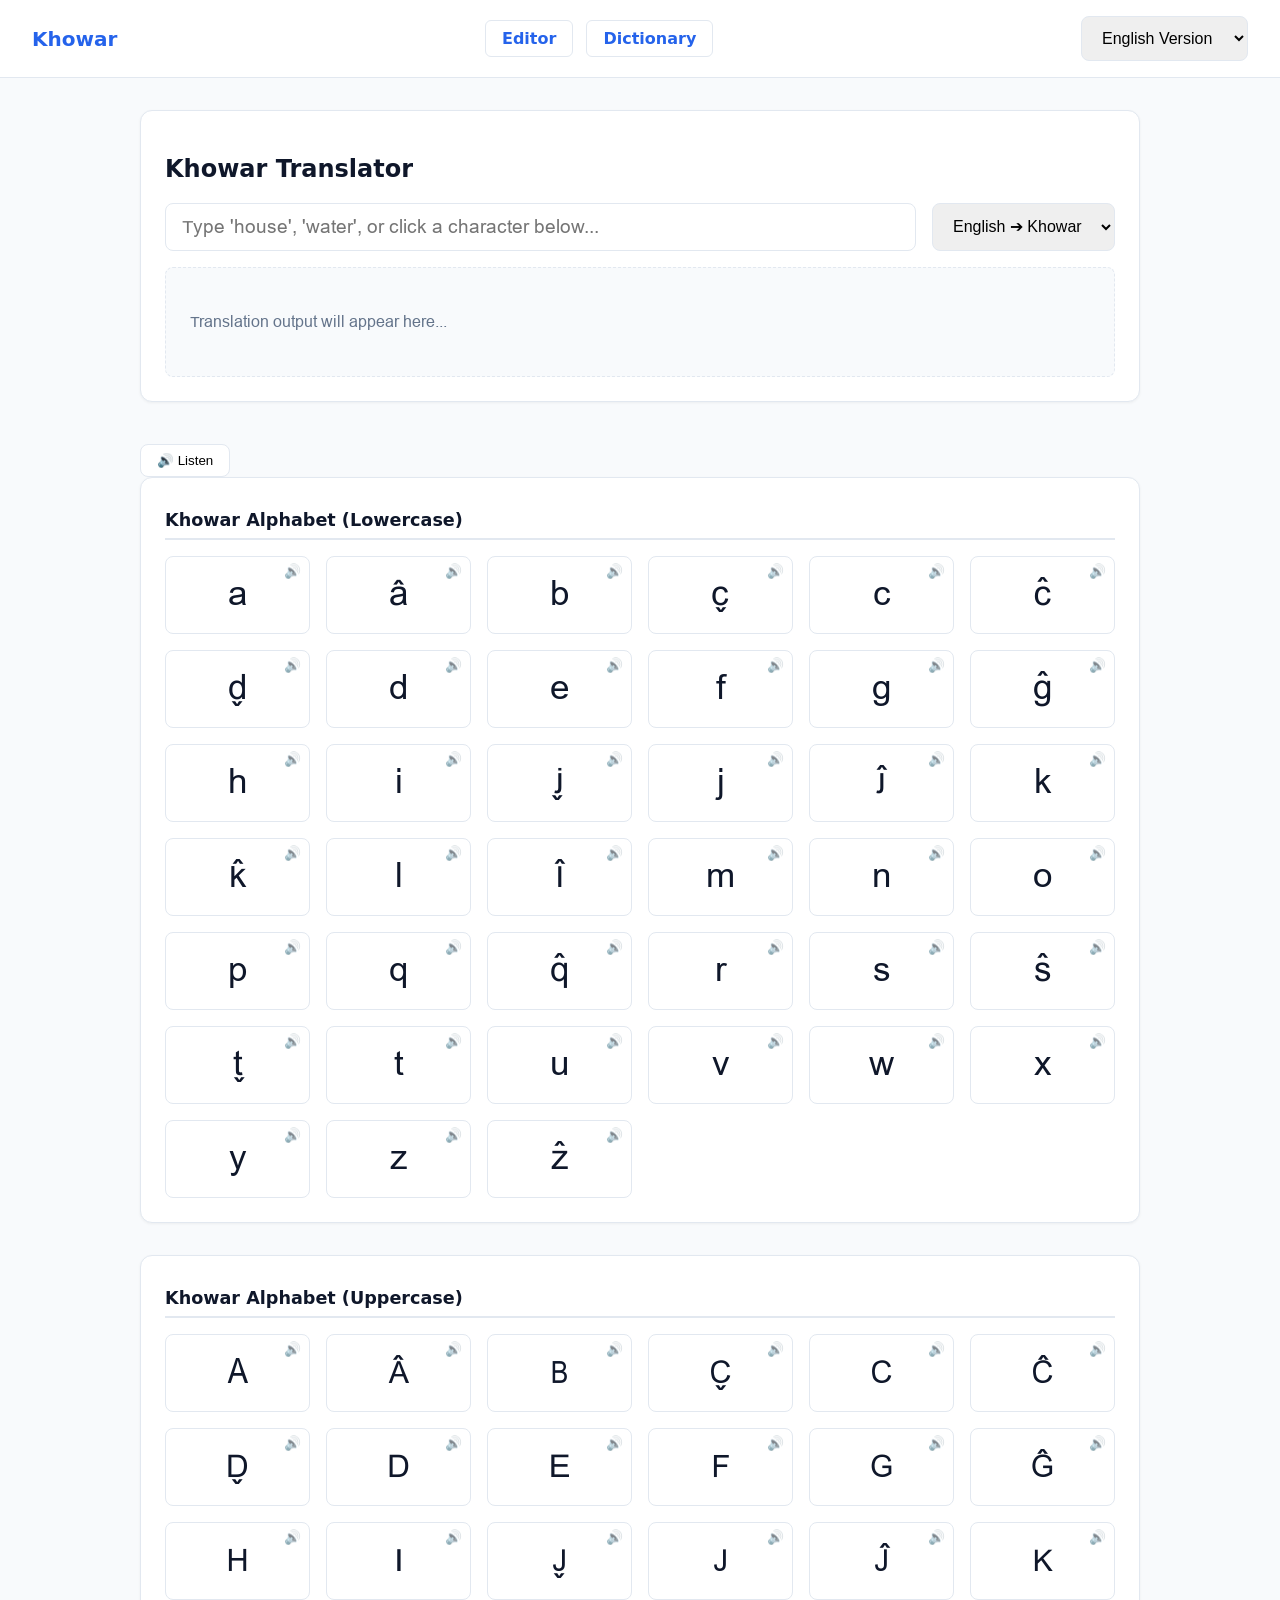
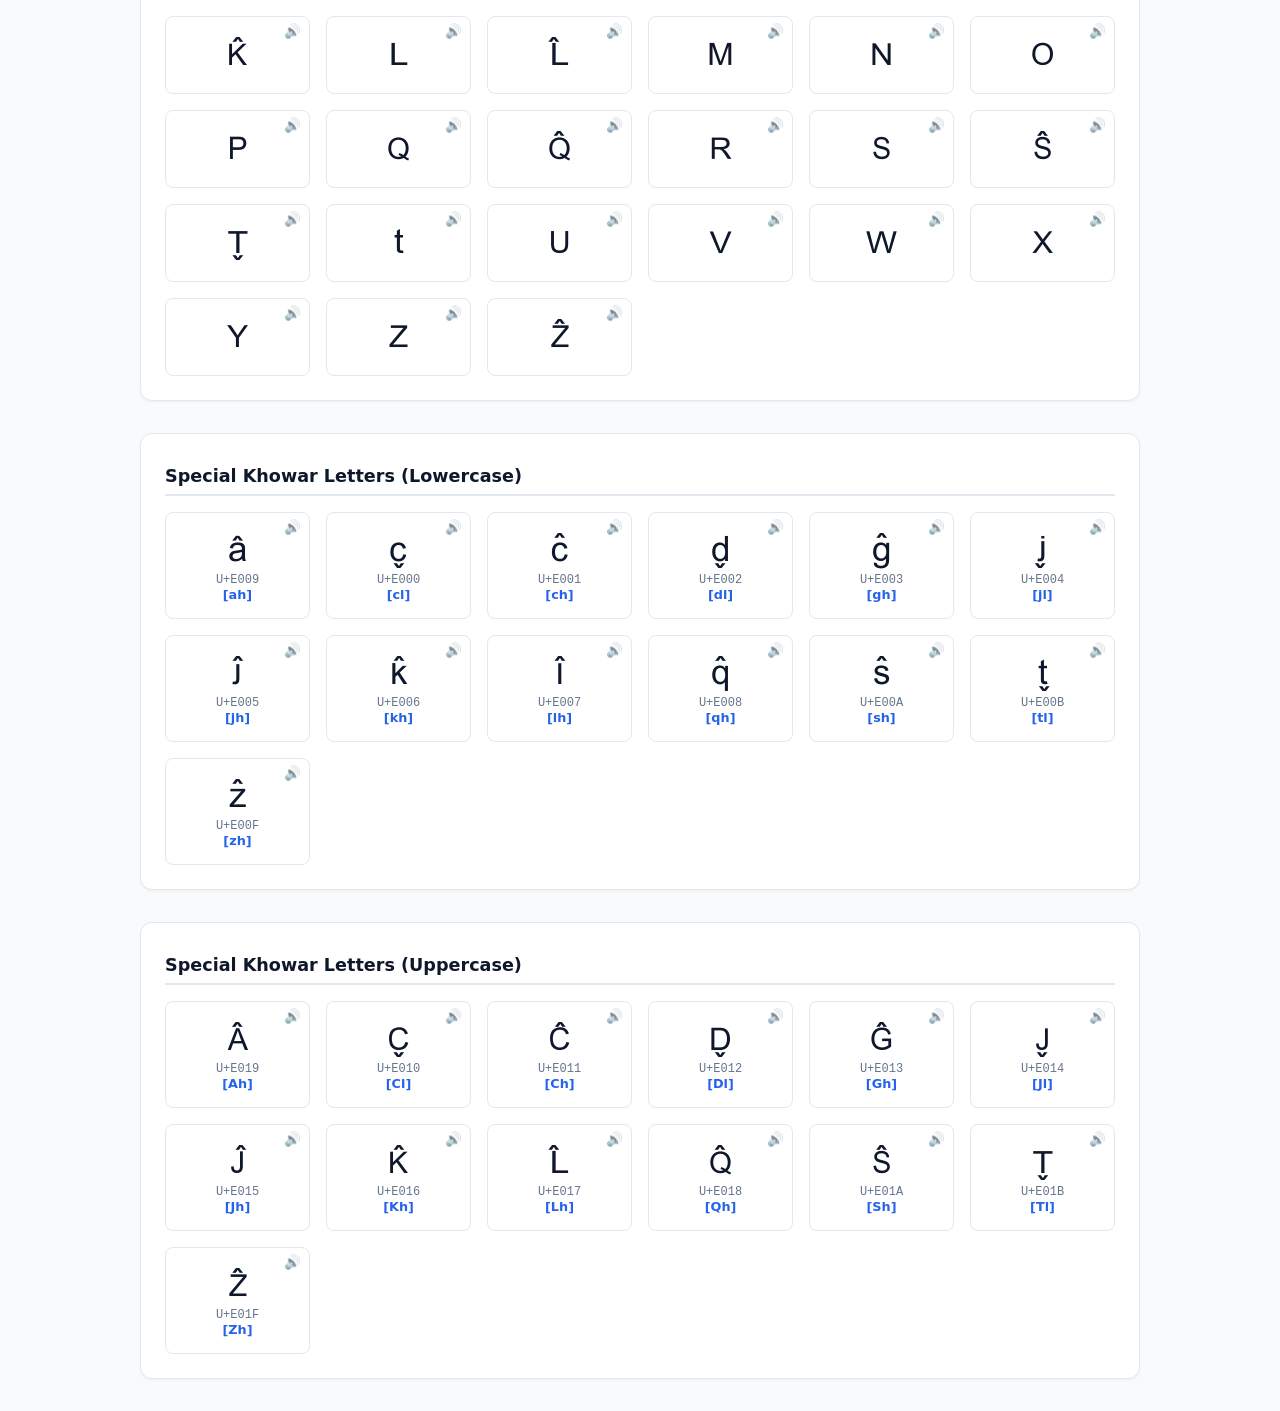
<file: index.html>
<!DOCTYPE html>
<html lang="en">
<head>
    <meta charset="UTF-8">
    <meta name="viewport" content="width=device-width, initial-scale=1.0">
    
    <!-- Primary Meta Tags -->
    <meta name="title" content="Khowar Language Translator & Open Learning Engine">
    <meta name="description" content="Translate English to Khowar and explore the indigenous language of Chitral, Ghizer, Gilgit, Hunza, Baltistan, Wakhan, and Tajikistan. Features custom glyph font rendering, interactive audio pronunciations, and an open Khowar Dictionary.">
    <meta name="keywords" content="Khowar, Chitral, Khowar language, Khowar dictionary, Kho people, Dardic languages, Khowar font, Khowar translator, Gilgit, Ghizer, Hunza, Wakhan, Hindukush languages">
    <meta name="author" content="Open Khowar Project">
    <meta name="robots" content="index, follow">

    <!-- Open Graph / Facebook / WhatsApp -->
    <meta property="og:type" content="website">
    <meta property="og:url" content="https://ektishaf.com/khowar.github.io/">
    <meta property="og:title" content="Khowar Language Translator & Open Learning Engine">
    <meta property="og:description" content="Interactive translation engine, letter audio pronunciations, and an open dictionary for Khowar — the core indigenous language of Chitral and surrounding high-mountain regions.">
    <meta property="og:image" content="https://img.youtube.com/vi/2SWx2Jb7a_g/maxresdefault.jpg">

    <!-- Twitter Card -->
    <meta property="twitter:card" content="summary_large_image">
    <meta property="twitter:url" content="https://ektishaf.com/khowar.github.io/">
    <meta property="twitter:title" content="Khowar Language Translator & Open Learning Engine">
    <meta property="twitter:description" content="Learn and translate Khowar with custom font glyph rendering, audio pronunciations, and dynamic dictionary datasets.">
    <meta property="twitter:image" content="https://img.youtube.com/vi/2SWx2Jb7a_g/maxresdefault.jpg">

    <link rel="stylesheet" href="css/style.css">
</head>
<body>

<header>
 <div class="brand">Khowar</div>
    <nav>
        <a href="editor.html" style="color: var(--accent); text-decoration: none; font-weight: 600; padding: 0.5rem 1rem; border: 1px solid var(--border); border-radius: 6px; background: var(--card-bg); margin-right: 8px;">Editor</a>
        <a href="dictionary.html" style="color: var(--accent); text-decoration: none; font-weight: 600; padding: 0.5rem 1rem; border: 1px solid var(--border); border-radius: 6px; background: var(--card-bg);">Dictionary</a>
    </nav>
 <select id="langSelect" style="width: auto;">
 <option value="en">English Version</option>
<option value="kh">Khowar Version</option>
  </select>
 </header>
 <div class="container">
        <!-- Translator Section -->
        <div class="card">
            <h2 id="transTitle">Khowar Translator</h2>
            <div class="search-controls">
                <input type="text" id="searchInput" placeholder="Type 'house', 'water', or click a character below...">
                <select id="directionSelect" style="width: auto;">
                    <option value="en-to-kh">English ➔ Khowar</option>
                    <option value="kh-to-en">Khowar ➔ English</option>
                </select>
            </div>
            <!-- Unique Result Box -->
            <div class="result-box khowar-font" id="translationOutput">
                <span style="color: var(--text-muted); font-size: 1rem;" id="outputText">Translation output will appear here...</span>
            </div>
        </div>

        <!-- Audio Playback Control -->
        <button onclick="playTranslationOutput()" class="glyph-card" style="margin-top: 10px; width: auto; padding: 0.5rem 1rem;">
            🔊 Listen
        </button>

 <!-- Lowercase Khowar Alphabet -->
<div class="card">
 <h3 class="section-title">Khowar Alphabet (Lowercase)</h3>
 <div class="grid" id="khowarLowercaseContainer"></div>
 </div>

 <!-- Uppercase Khowar Alphabet -->
 <div class="card">
 <h3 class="section-title">Khowar Alphabet (Uppercase)</h3>
 <div class="grid" id="khowarUppercaseContainer"></div>
 </div>

 <!-- Special Khowar Letters (Lowercase PUA Glyphs) -->
 <div class="card">
 <h3 class="section-title" id="specialLowerTitle">Special Khowar Letters (Lowercase)</h3>
 <div class="grid" id="specialLowercaseContainer"></div>
 </div>

 <!-- Special Khowar Letters (Uppercase PUA Glyphs) -->
 <div class="card">
 <h3 class="section-title" id="specialUpperTitle">Special Khowar Letters (Uppercase)</h3>
 <div class="grid" id="specialUppercaseContainer"></div>
 </div>
</div>

 <!-- Character mappings & Script Definition -->
 <!-- Character Maps & Script Definition -->
 <script src="js/glyphs.js"></script>
<script src="js/script.js"></script>

 <!-- Modular Data Files -->
 <script src="data/nouns.js"></script>
 <script src="data/verbs.js"></script>
 <script src="data/pronouns.js"></script>
 <script src="data/prepositions.js"></script>
 <script src="data/sentences.js"></script>
<script src="data/conjunctions.js"></script>
<script src="data/adjectives.js"></script>
<script src="data/adverbs.js"></script>
<script src="data/possessives.js"></script>

 <!-- Modular Utilities Engine -->
<script src="js/formatter.js"></script>
<script src="js/audio.js"></script>
<script src="engines/countingEngine.js"></script>
<script src="engines/reverseCountingEngine.js"></script>
<script src="engines/tensesEngine.js"></script>
<script src="engines/imperativeEngine.js"></script>
<script src="engines/compoundEngine.js"></script>
<script src="engines/interrogativeEngine.js"></script>
<script src="js/router.js"></script>
<script src="js/app.js"></script>
</body>
</html>
</file>
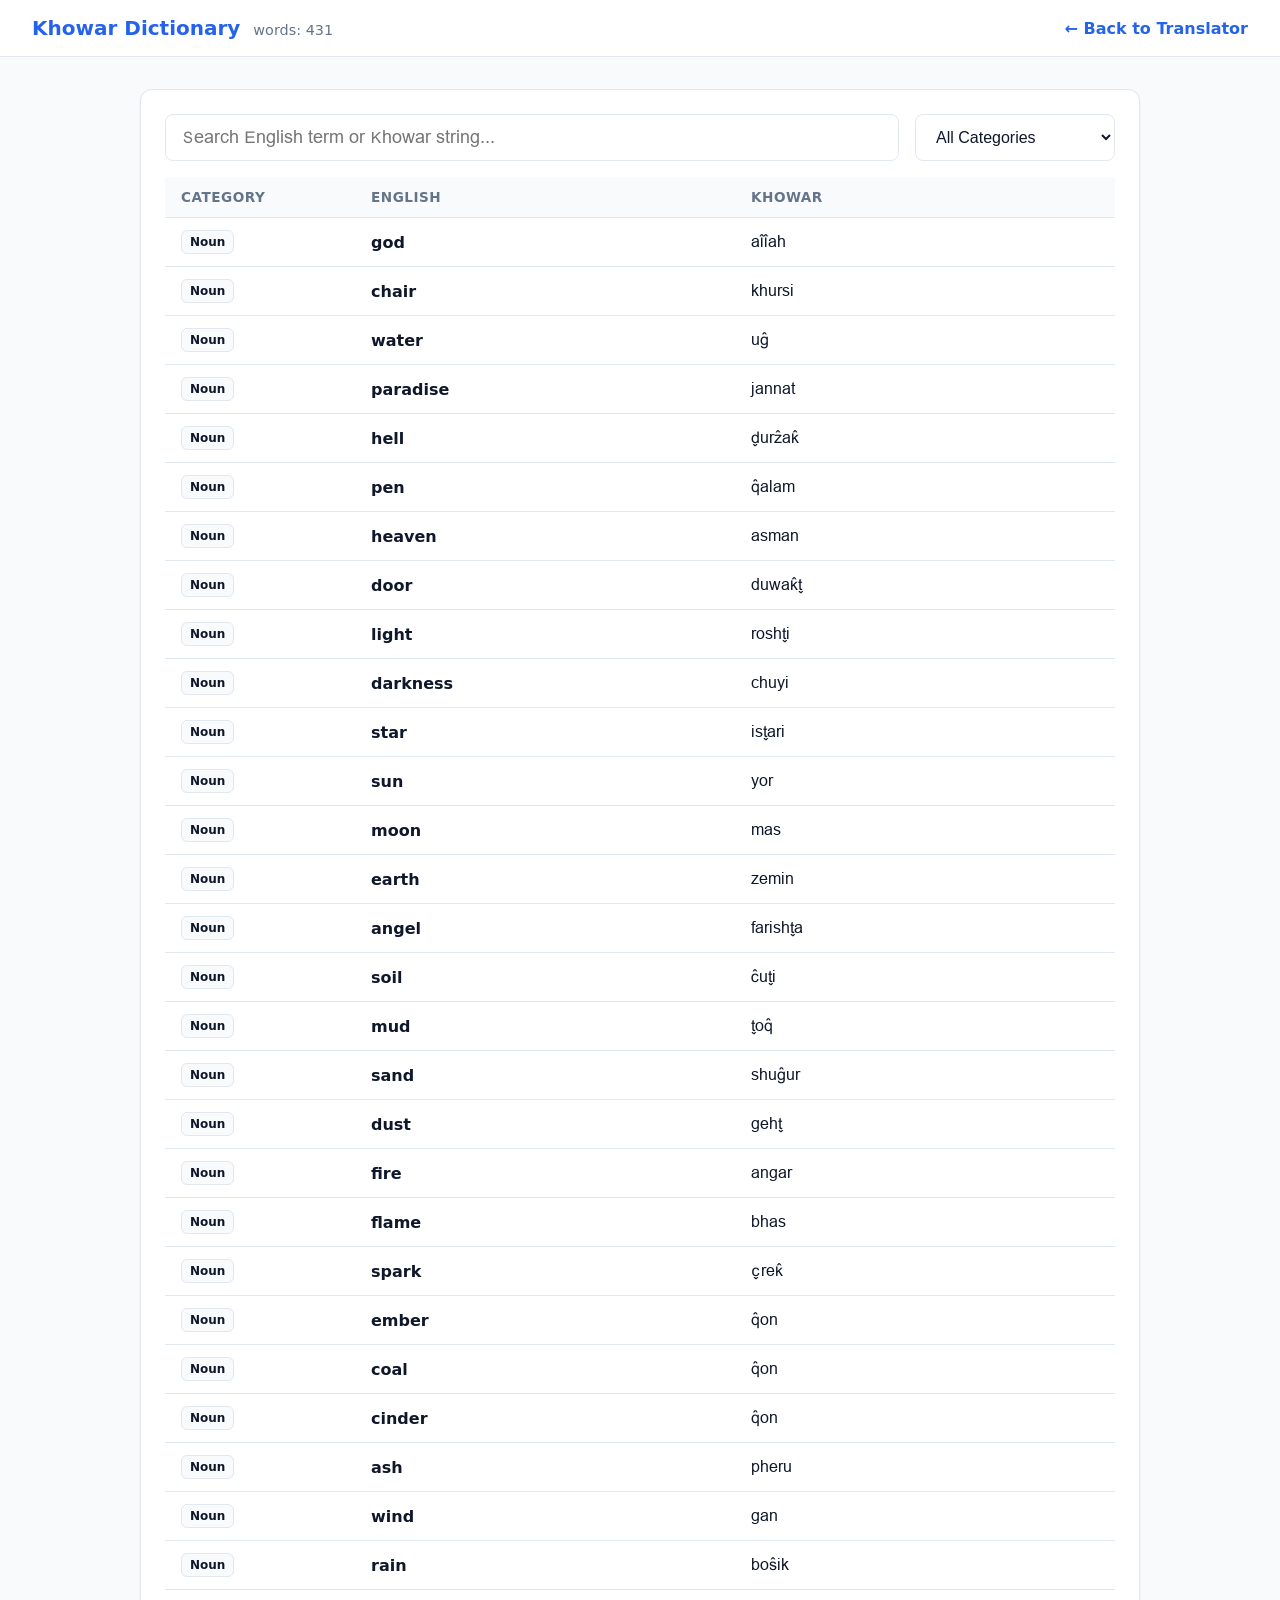
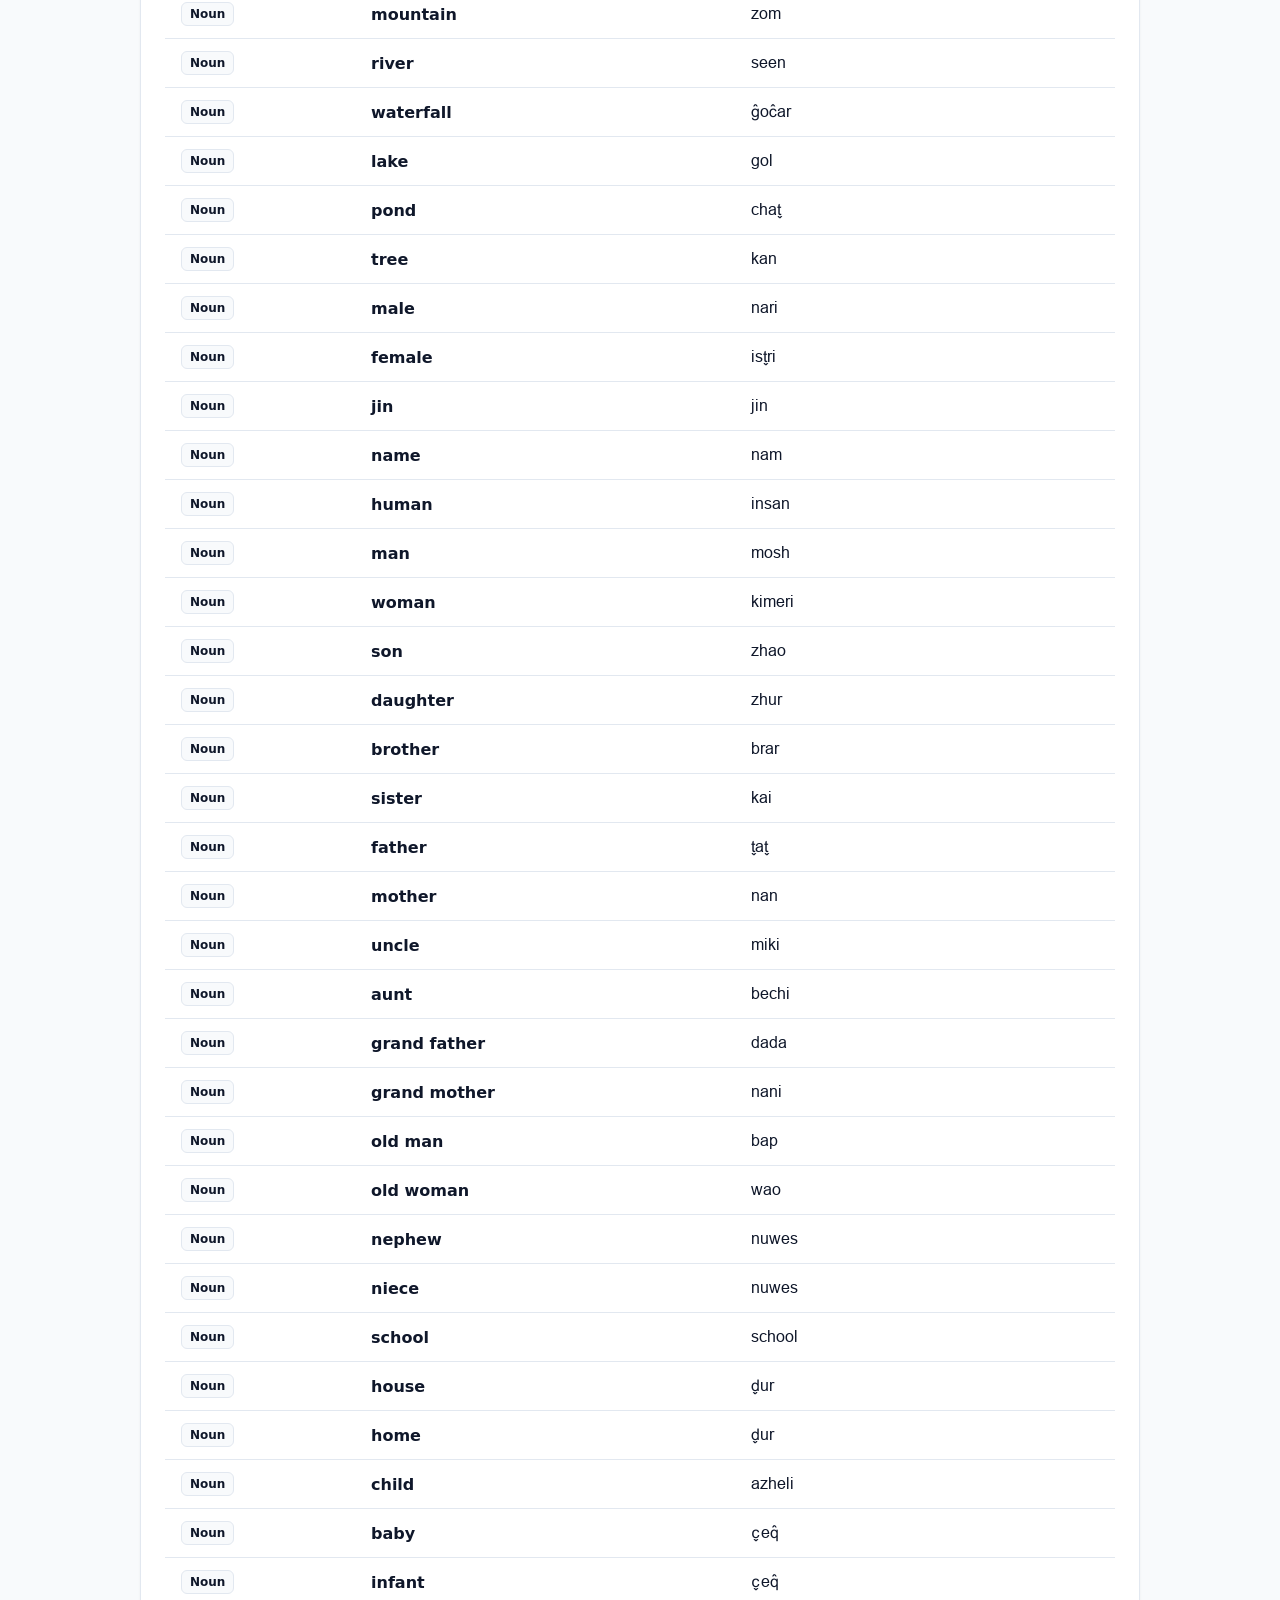
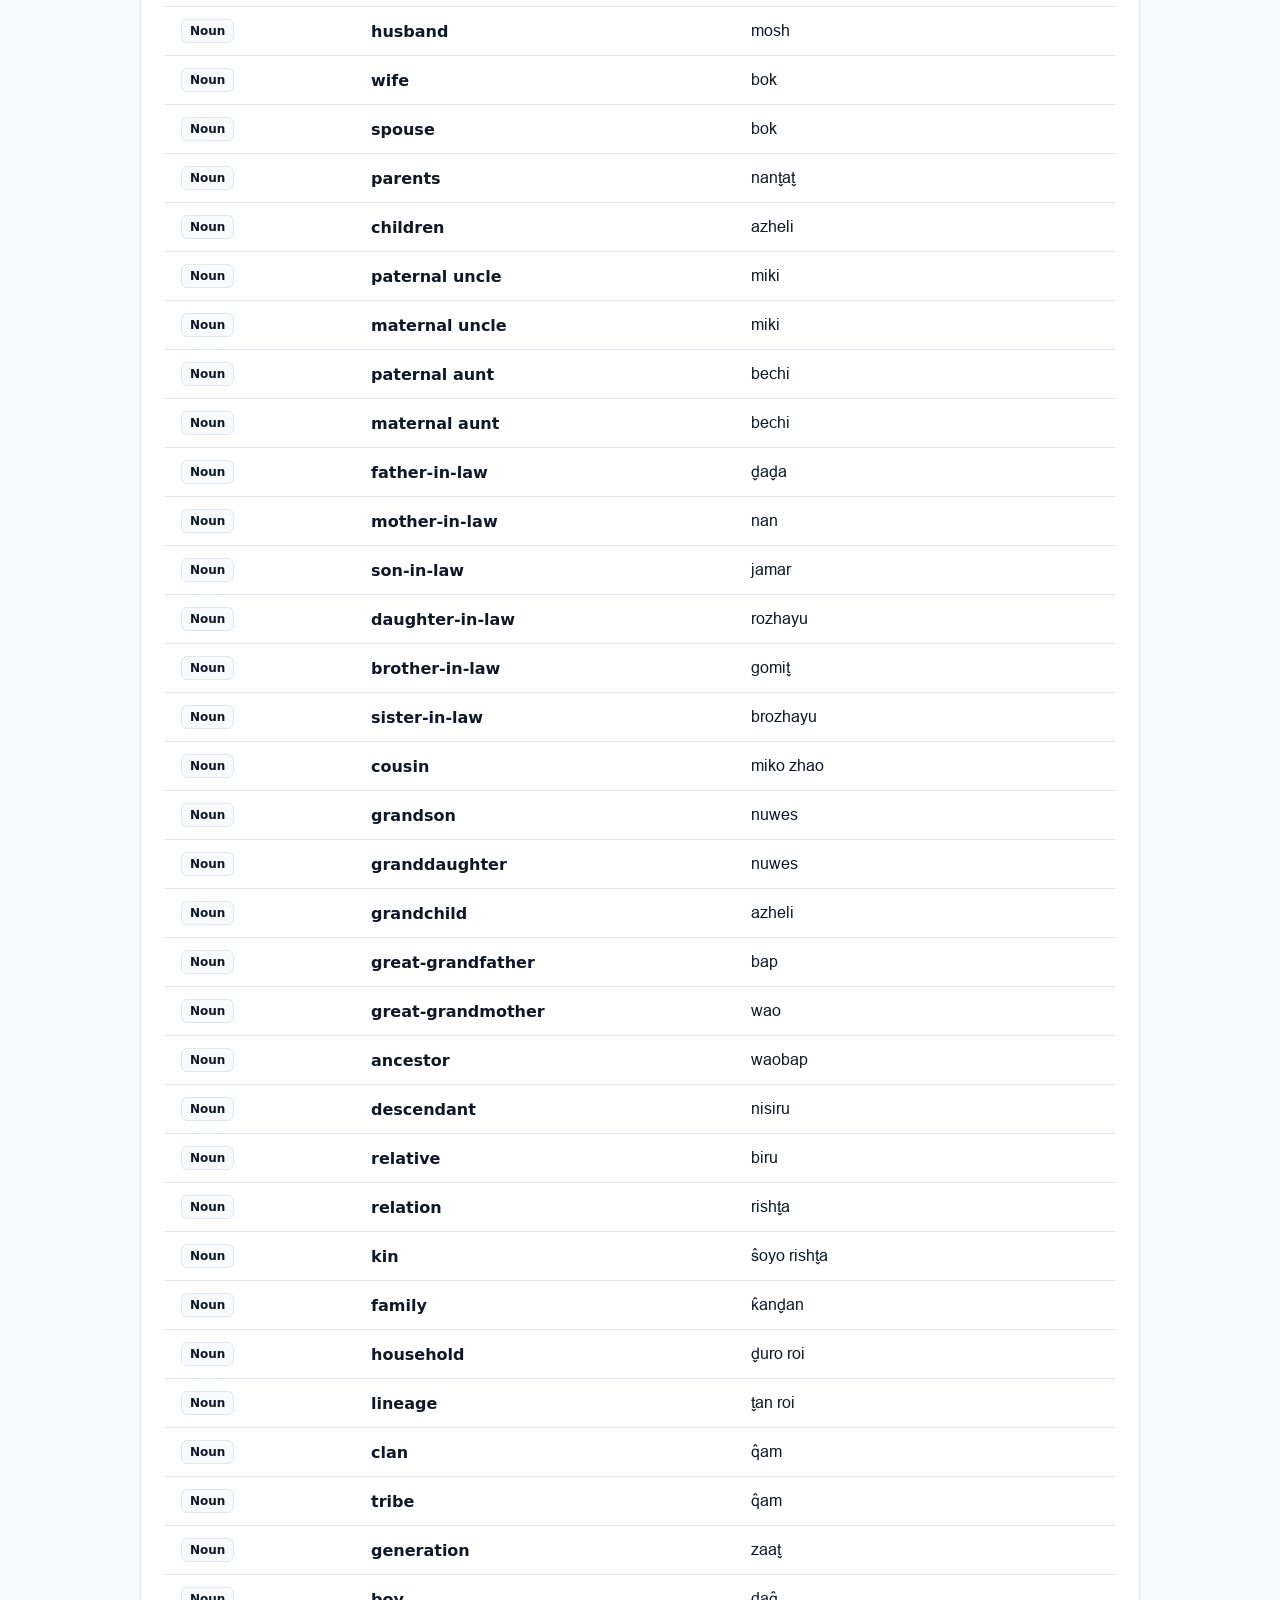
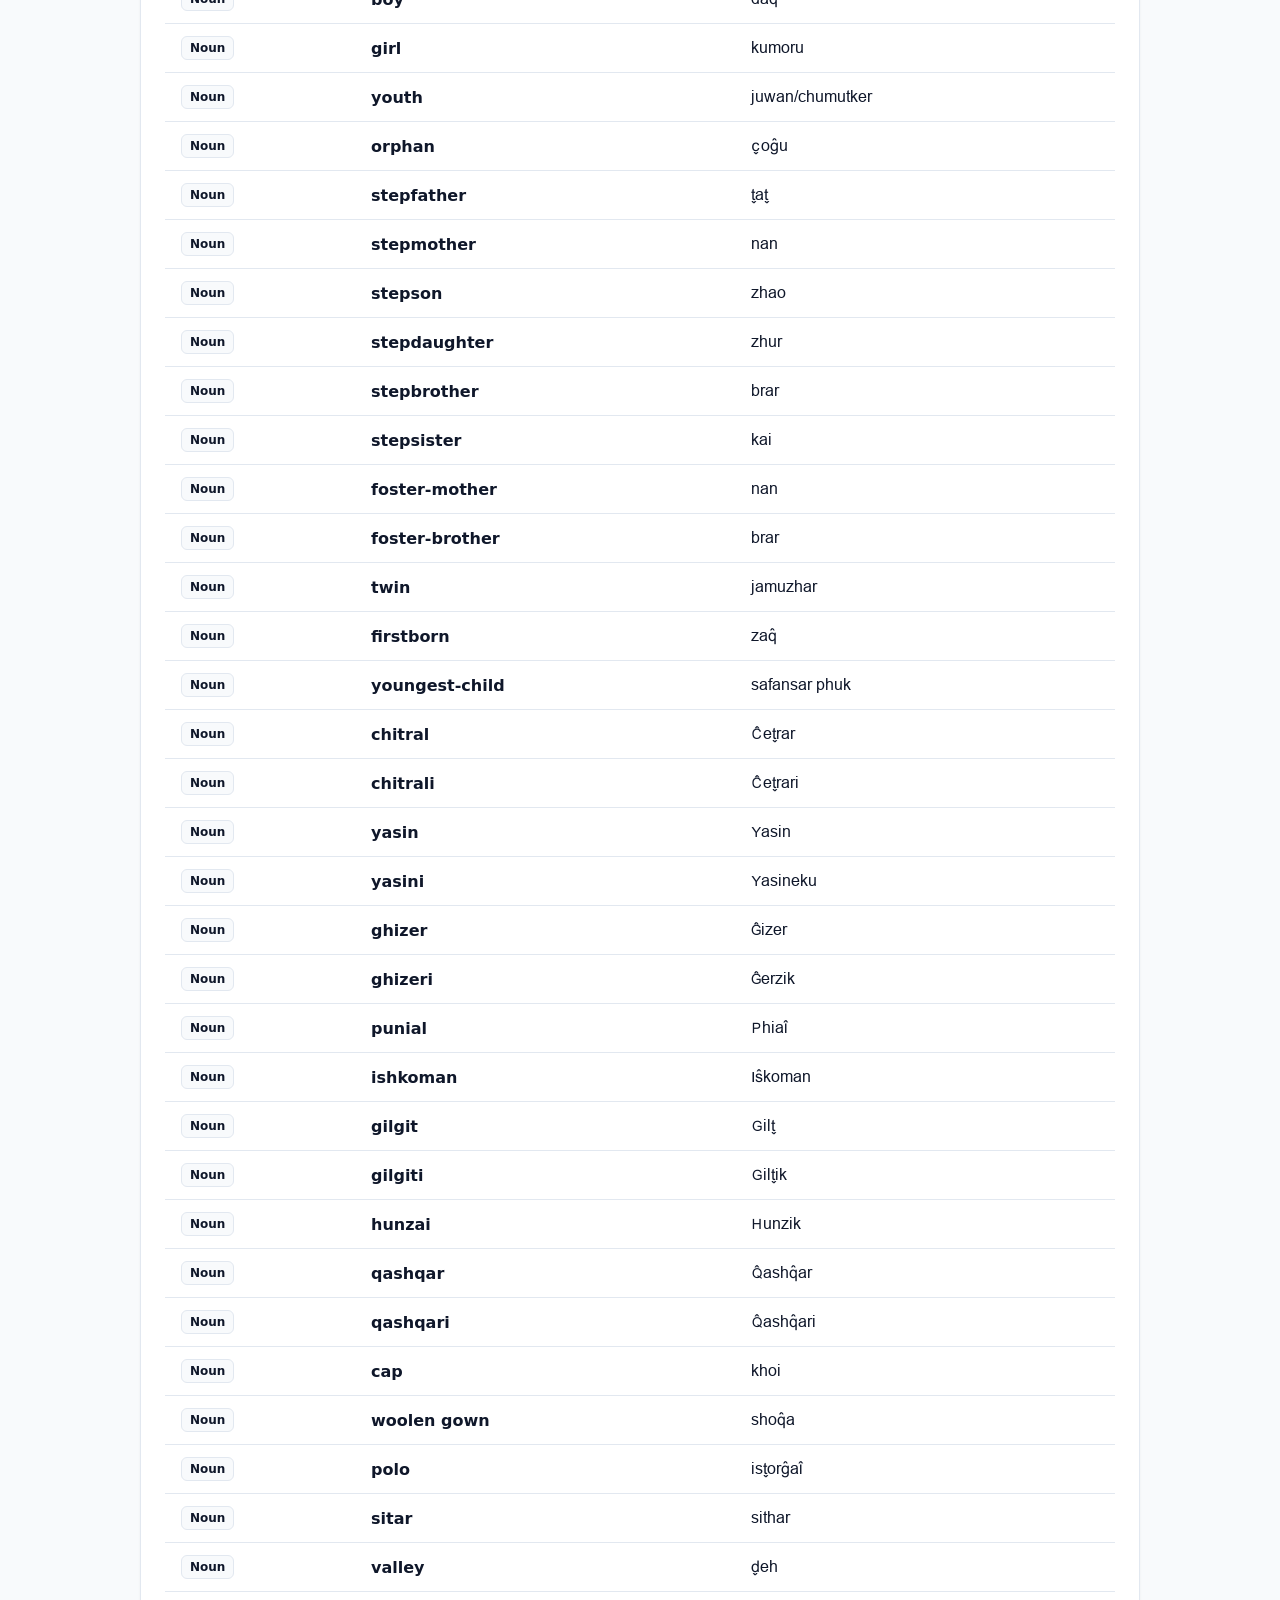
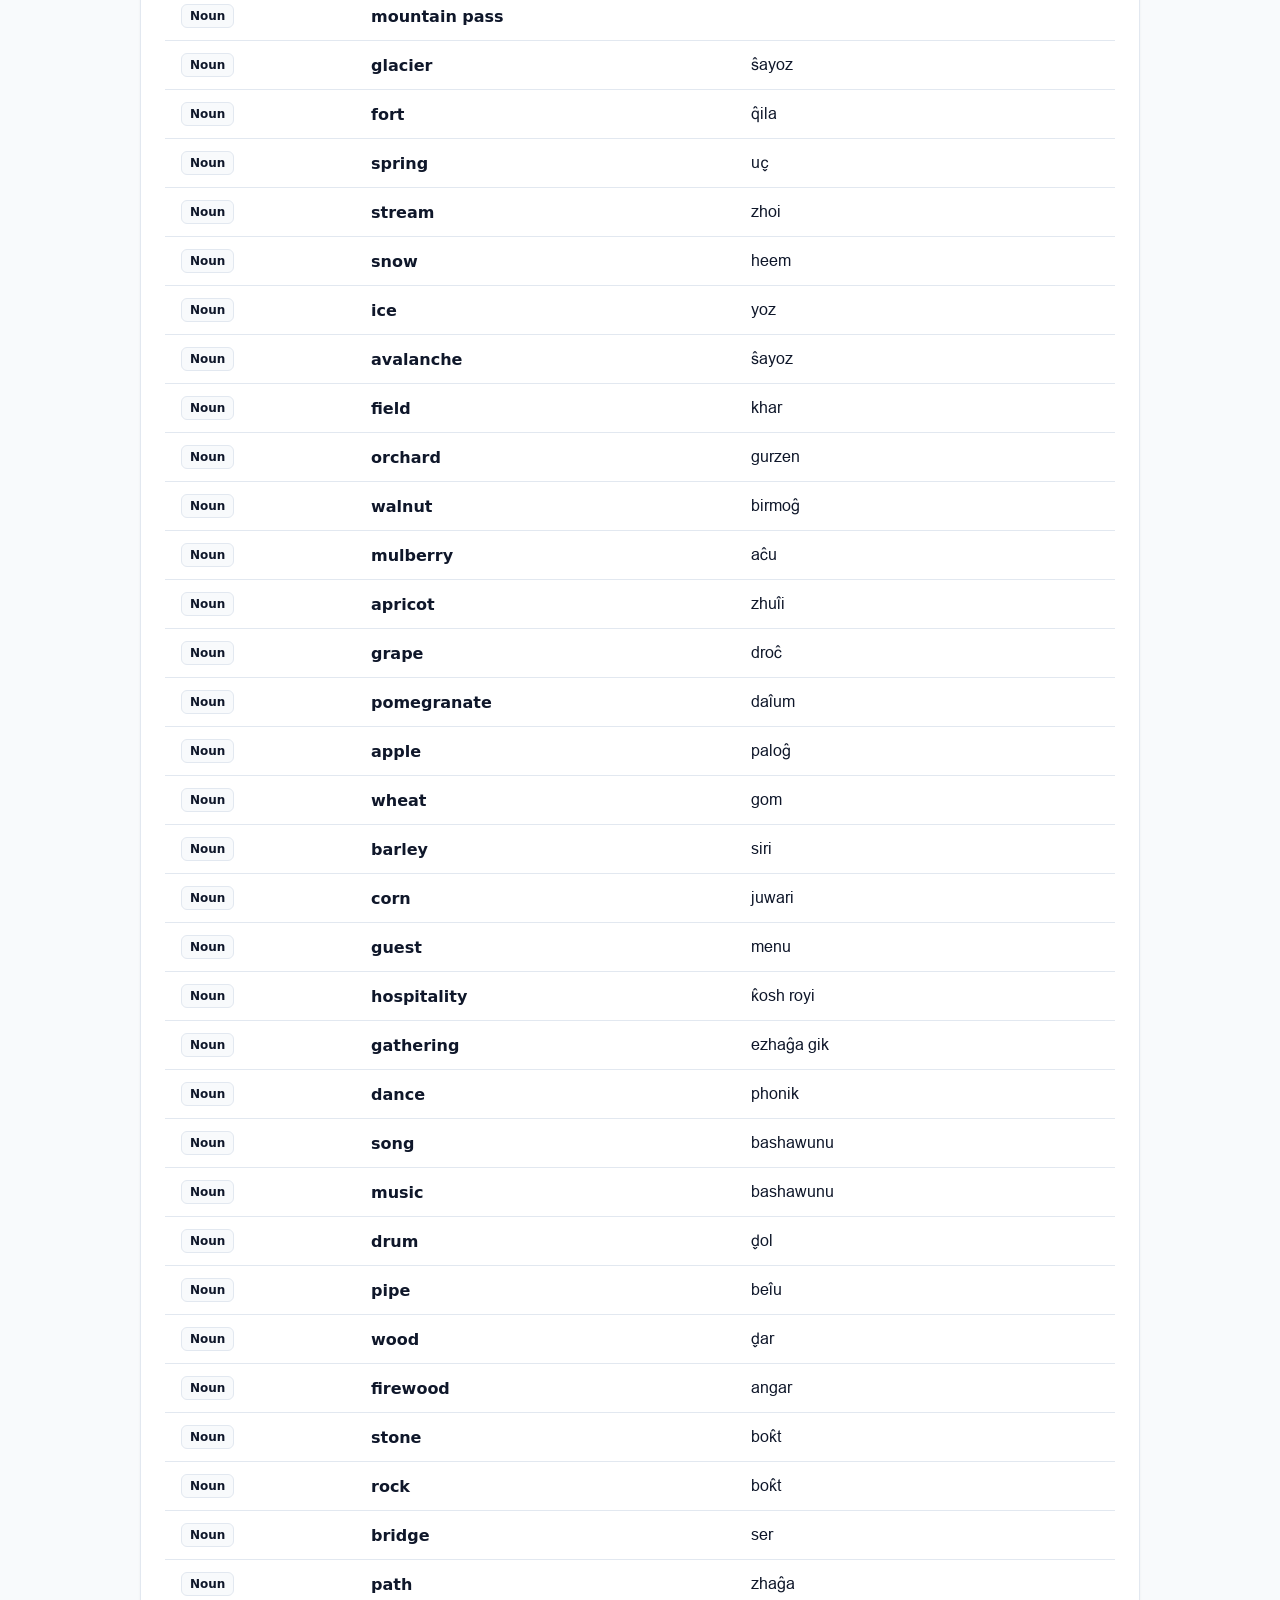
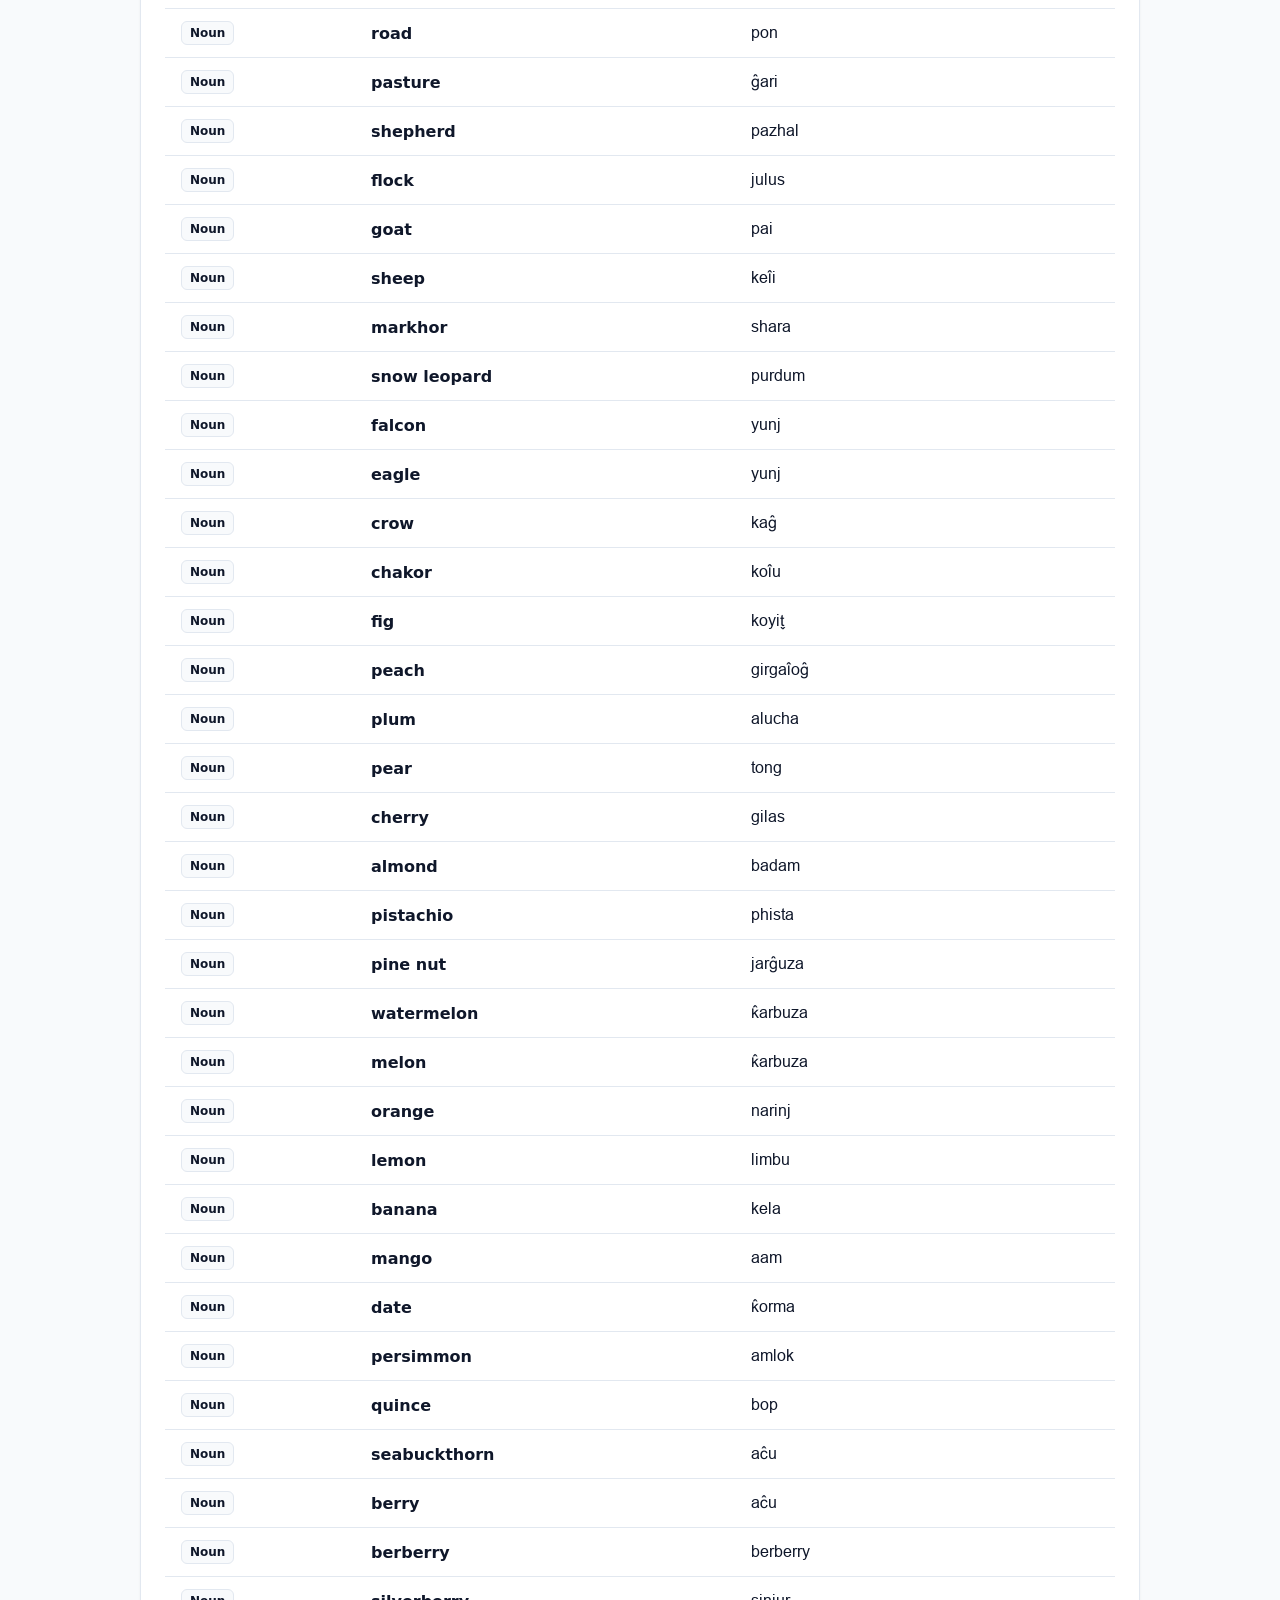
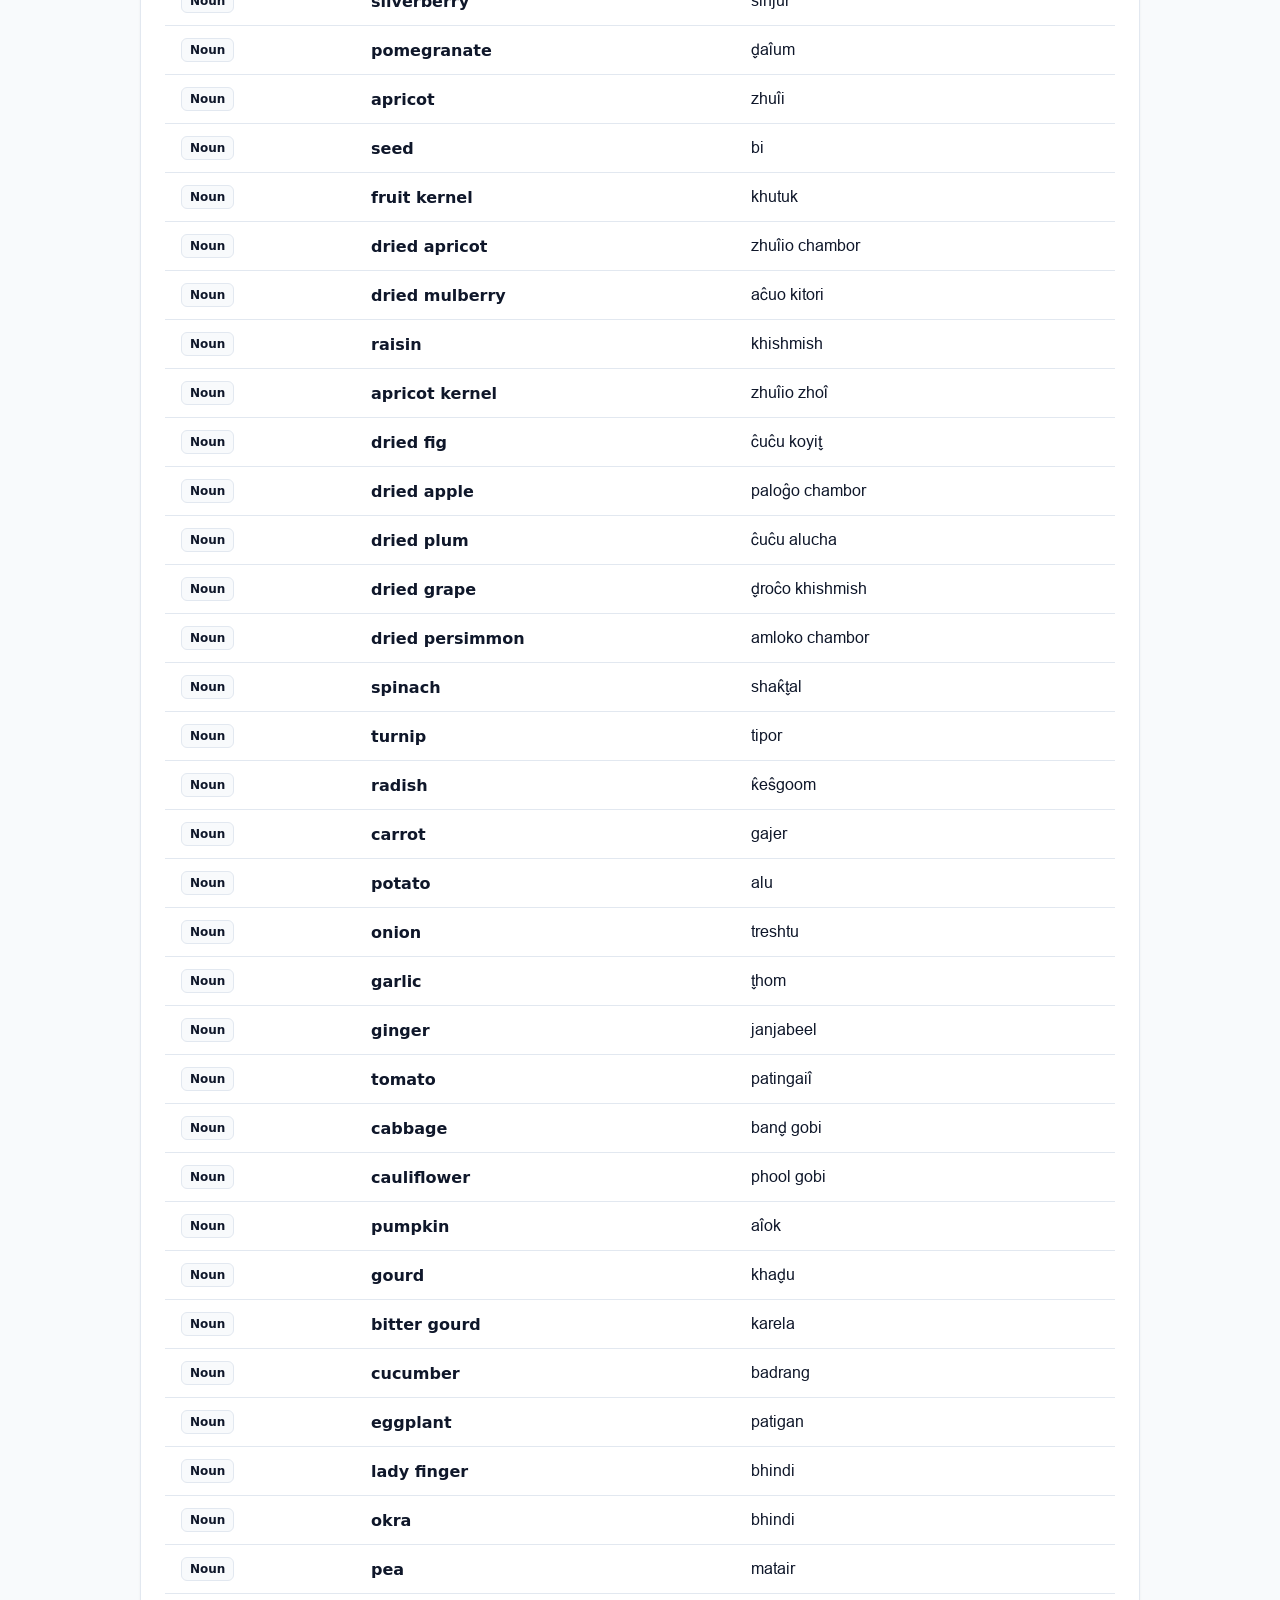
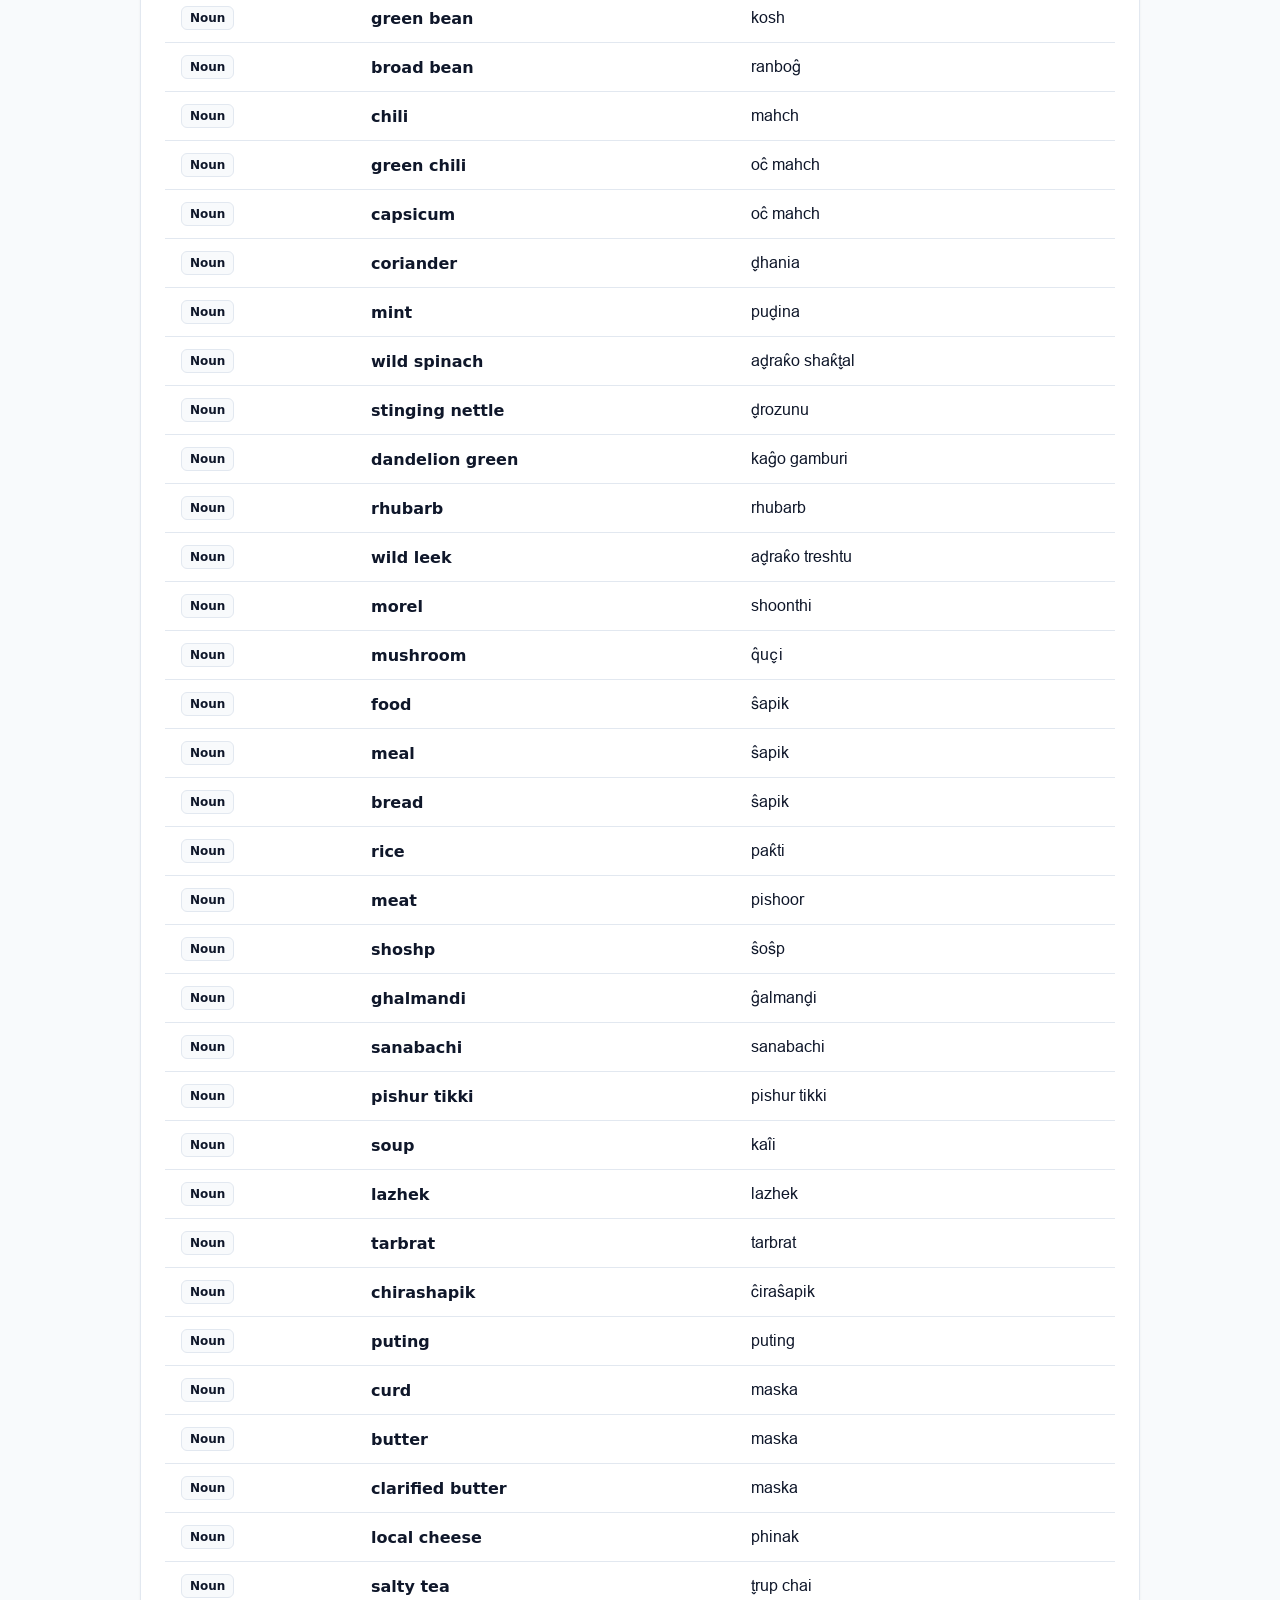
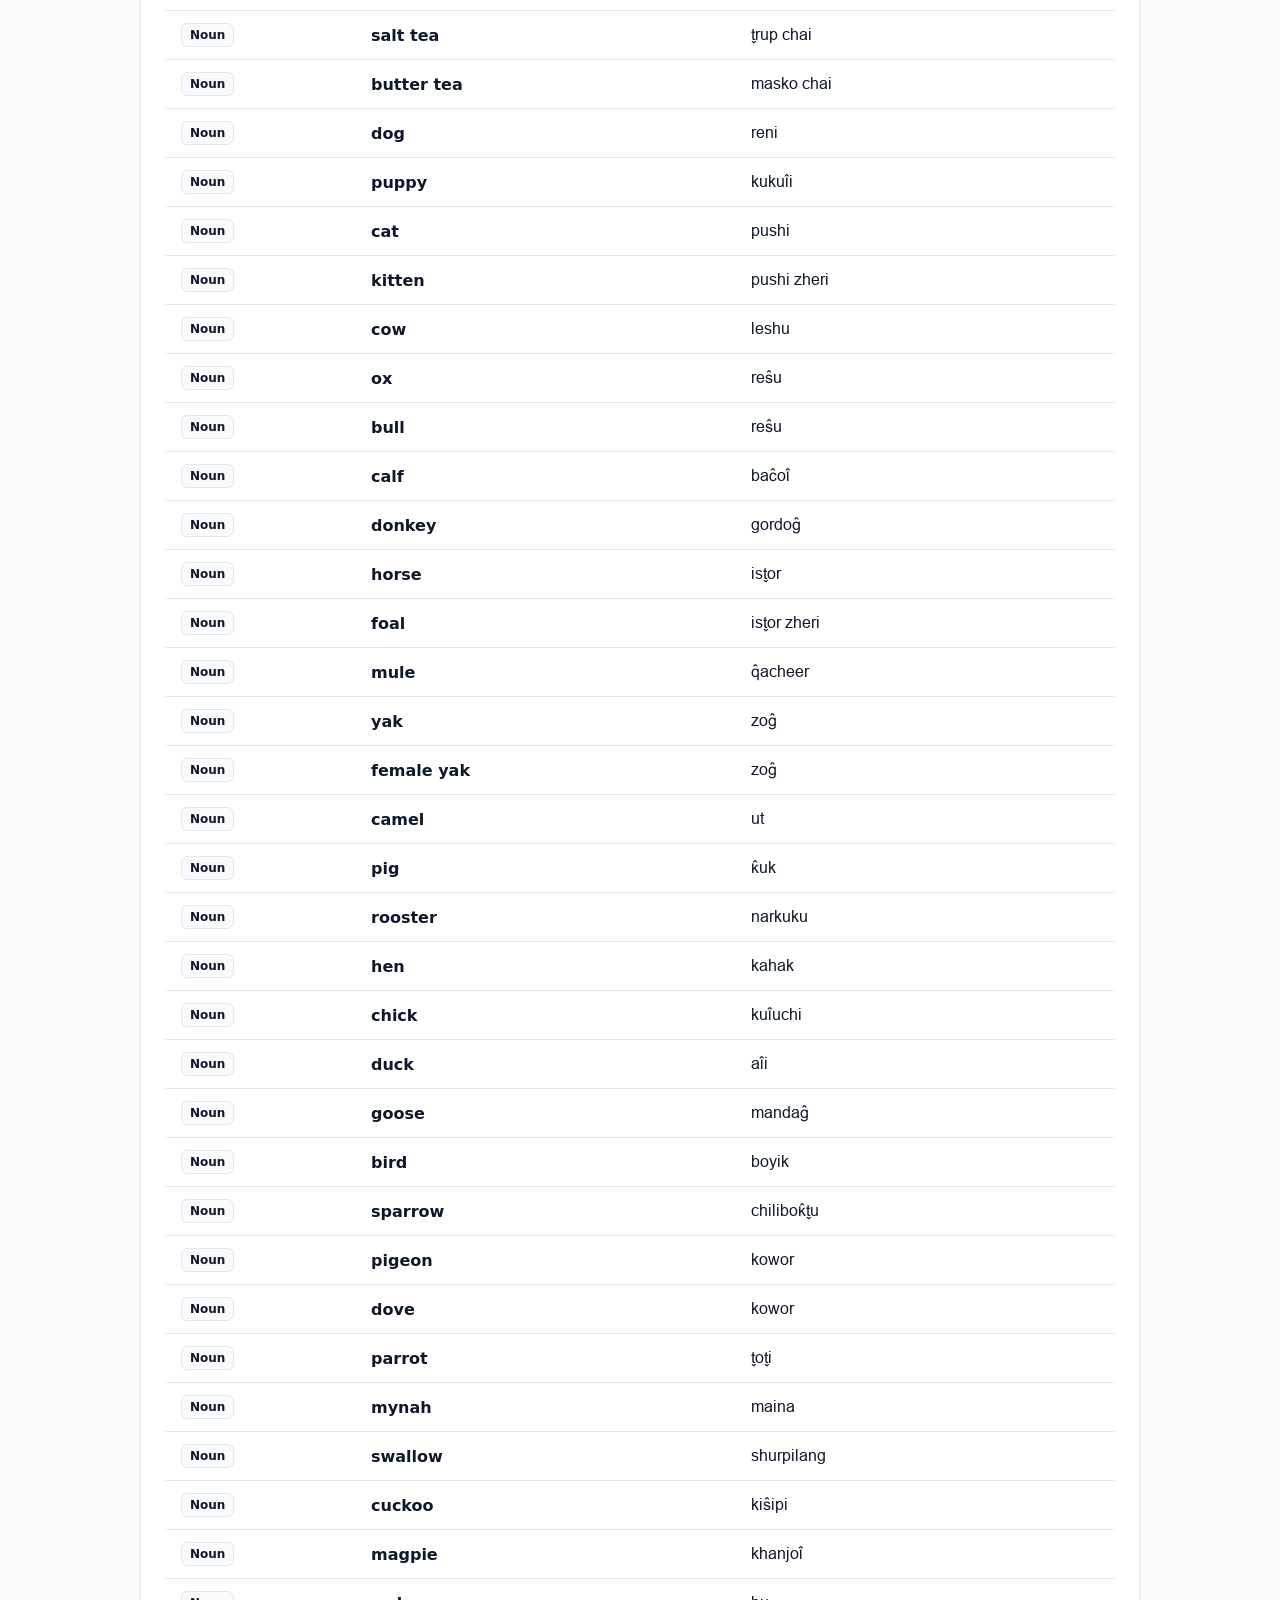
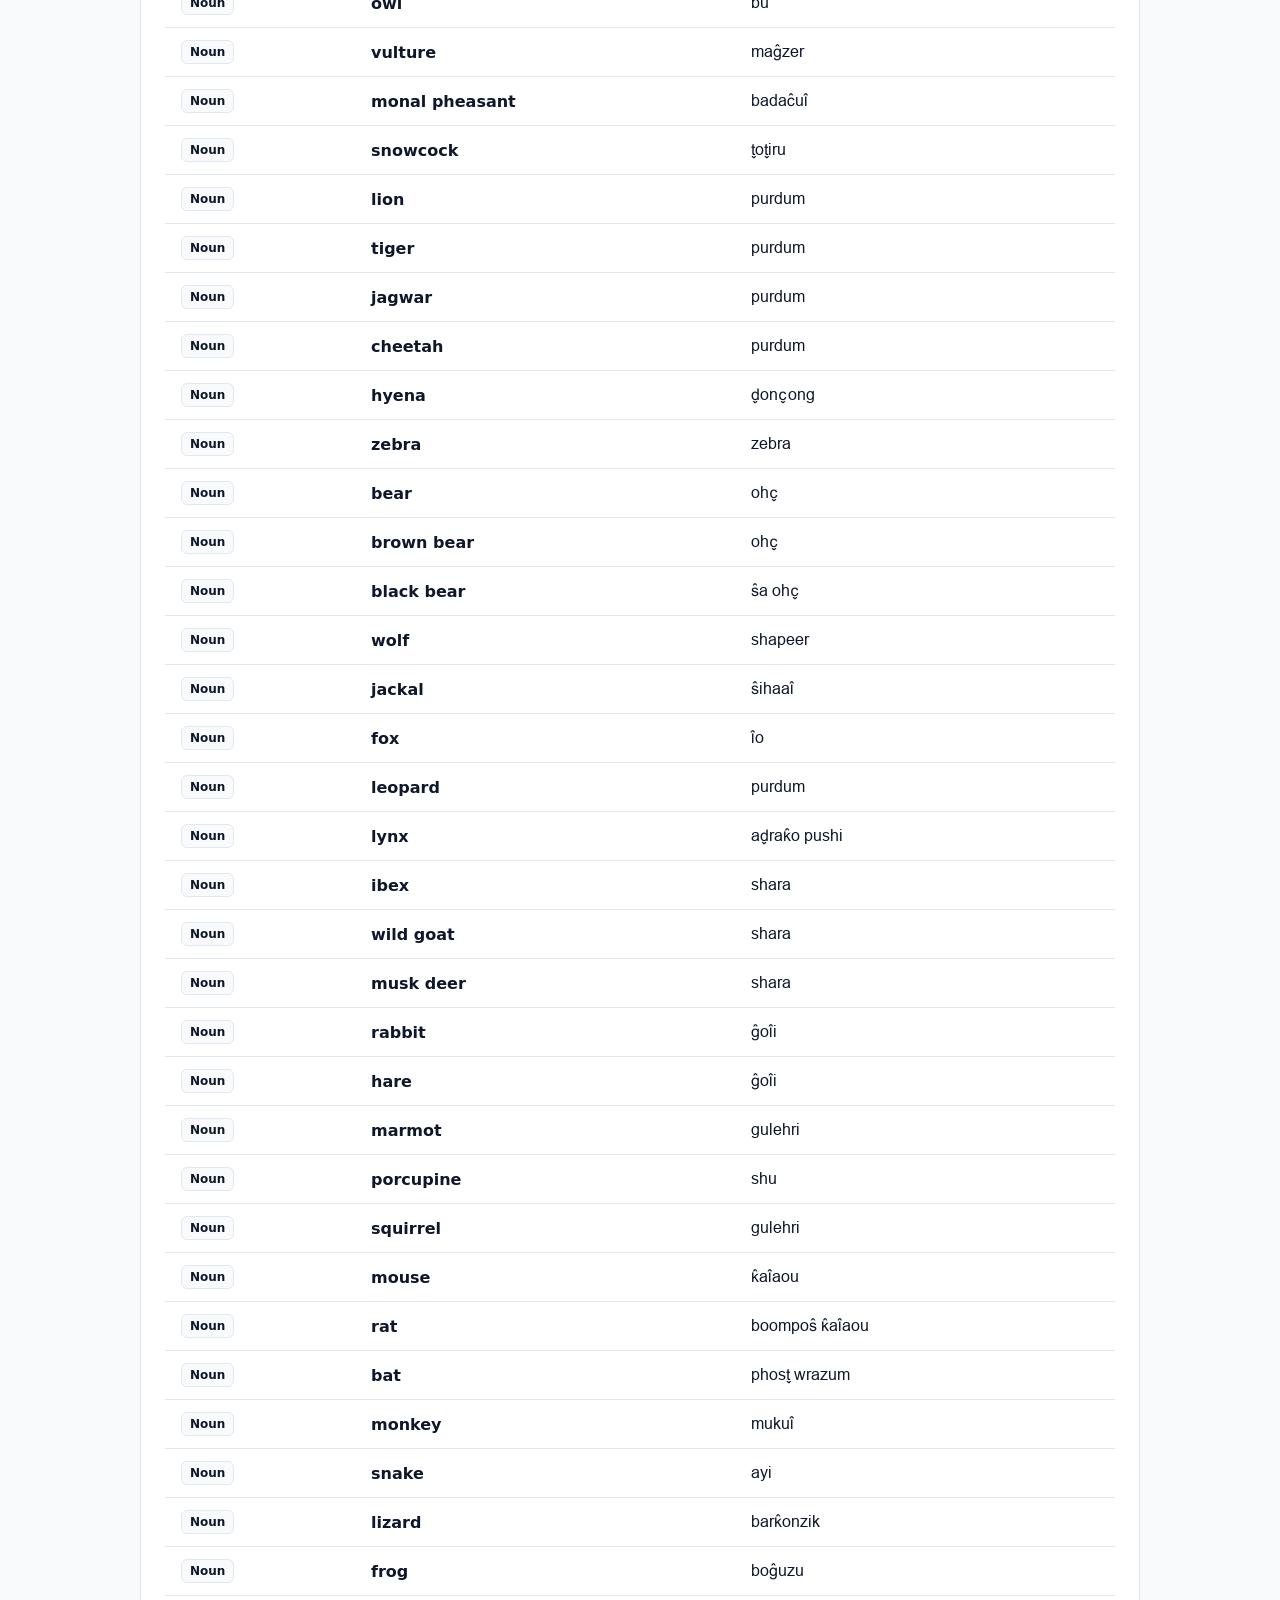
<file: dictionary.html>
<!DOCTYPE html>
<html lang="en">
<head>
    <meta charset="UTF-8">
    <meta name="viewport" content="width=device-width, initial-scale=1.0">
    <title>Khowar Dictionary</title>
    <meta name="description" content="Explore a comprehensive public master dictionary of Khowar words, nouns, verbs, adverbs, and cultural datasets from Chitral, Gilgit, and Baltistan. Searchable for learners and AI agents.">
    <!-- Open Graph for AI / Social previews -->
    <meta property="og:title" content="Khowar Dictionary">
    <meta property="og:description" content="Open public repository of Khowar language datasets and glyph translations.">
    <meta property="og:type" content="website">

    <style>
        @font-face {
            font-family: 'KhowarRegular';
            src: url('fonts/Khowar-Regular.ttf') format('truetype');
            font-weight: normal;
            font-style: normal;
            font-display: swap;
        }

        :root {
            --bg-color: #f8fafc;
            --card-bg: #ffffff;
            --text-main: #0f172a;
            --text-muted: #64748b;
            --accent: #2563eb;
            --border: #e2e8f0;
        }

        body {
            font-family: system-ui, -apple-system, BlinkMacSystemFont, 'Segoe UI', Roboto, sans-serif;
            background-color: var(--bg-color);
            color: var(--text-main);
            margin: 0;
            padding: 0;
        }

        header {
            background-color: var(--card-bg);
            border-bottom: 1px solid var(--border);
            padding: 1rem 2rem;
            display: flex;
            justify-content: space-between;
            align-items: center;
        }

        .brand {
            font-size: 1.25rem;
            font-weight: 700;
            color: var(--accent);
        }

        .container {
            max-width: 1000px;
            margin: 2rem auto;
            padding: 0 1rem;
        }

        .card {
            background: var(--card-bg);
            border: 1px solid var(--border);
            border-radius: 12px;
            padding: 1.5rem;
            margin-bottom: 2rem;
            box-shadow: 0 1px 3px rgba(0,0,0,0.05);
        }

        .search-controls {
            display: grid;
            grid-template-columns: 1fr 200px;
            gap: 1rem;
            margin-bottom: 1rem;
        }

        #searchInput {
            font-family: 'KhowarRegular', system-ui, -apple-system, sans-serif;
            font-size: 1.1rem;
            width: 100%;
            padding: 0.75rem 1rem;
            border: 1px solid var(--border);
            border-radius: 8px;
            box-sizing: border-box;
            outline: none;
        }

        #searchInput:focus {
            border-color: var(--accent);
        }

        select {
            width: 100%;
            padding: 0.75rem 1rem;
            border: 1px solid var(--border);
            border-radius: 8px;
            font-size: 1rem;
            box-sizing: border-box;
            background: var(--card-bg);
            color: var(--text-main);
        }

        table {
            width: 100%;
            border-collapse: collapse;
            text-align: left;
        }

        th, td {
            padding: 12px 16px;
            border-bottom: 1px solid var(--border);
        }

        th {
            background-color: var(--bg-color);
            color: var(--text-muted);
            font-weight: 600;
            font-size: 0.85rem;
            text-transform: uppercase;
            letter-spacing: 0.5px;
        }

        tr:hover {
            background-color: var(--bg-color);
        }

        .khowar-glyph-cell {
            font-family: 'KhowarRegular', sans-serif !important;
            font-size: 1rem;
            color: var(--text-main);
            line-height: 1.5;
        }

        .raw-code {
            font-family: monospace;
            background: var(--bg-color);
            padding: 2px 6px;
            border-radius: 4px;
            color: var(--text-main);
            font-size: 1rem;
            border: 1px solid var(--border);
        }

        .category-tag {
            font-size: 0.75rem;
            font-weight: bold;
            background: var(--bg-color);
            border: 1px solid var(--border);
            padding: 4px 8px;
            border-radius: 6px;
            color: var(--text-main);
            display: inline-block;
        }
    </style>
</head>
<body>

    <header>
        <div class="brand">Khowar Dictionary <span id="wordCount" style="font-size: 0.9rem; font-weight: 500; color: var(--text-muted); margin-left: 6px;">(words: 0)</span></div>
        <div>
            <a href="index.html" style="color: var(--accent); text-decoration: none; font-weight: 600;">← Back to Translator</a>
        </div>
    </header>

    <div class="container">
        <div class="card">
            <div class="search-controls">
                <input type="text" id="searchInput" placeholder="Search English term or Khowar string..." onkeyup="filterDictionary()">
                <select id="categorySelect" onchange="filterDictionary()">
                    <option value="ALL">All Categories</option>
                    <option value="Noun">Nouns</option>
                    <option value="Verb">Verbs</option>
                    <option value="Adverb">Adverbs</option>
                    <option value="Pronoun">Pronouns</option>
                    <option value="Preposition">Prepositions</option>
                </select>
            </div>
            
            <table>
                <thead>
                    <tr>
                        <th style="width: 15%;">Category</th>
                        <th style="width: 30%;">English</th>
                        <th style="width: 30%;">Khowar</th>
                    </tr>
                </thead>
                <tbody id="dictBody">
                    <!-- Dynamic Dictionary Rows -->
                </tbody>
            </table>
        </div>
    </div>

    <!-- DATASETS -->
    <script src="data/nouns.js"></script>
    <script src="data/verbs.js"></script>
    <script src="data/adverbs.js"></script>
    <script src="data/pronouns.js"></script>
    <script src="data/prepositions.js"></script>

    <script src="js/glyphs.js"></script>
    <script src="js/formatter.js"></script>

    <script>
        let masterDictionary = [];

        function loadDictionary() {
            console.log("🔍 Initializing Dictionary Loading...");
            
            // Check if formatKhowarText is accessible
            if (typeof formatKhowarText === 'function') {
                console.log("✅ formatKhowarText function loaded successfully!");
            } else {
                console.error("❌ CRITICAL: formatKhowarText is NOT defined! Check js/formatter.js path.");
            }

            masterDictionary = [];

            // 1. Nouns
            if (typeof nounsData !== 'undefined') {
                console.log(`📦 Nouns Dataset Found (${nounsData.length} entries)`);
                nounsData.forEach(item => {
                    if (item.english) {
                        masterDictionary.push({ category: 'Noun', english: item.english, raw: item.khowar_raw || item.khowar || '' });
                    }
                });
            } else {
                console.warn("⚠️ Nouns Dataset (nounsData) not found.");
            }

            // 2. Verbs
            if (typeof verbsData !== 'undefined') {
                console.log(`📦 Verbs Dataset Found (${verbsData.length} entries)`);
                verbsData.forEach(item => {
                    const eng = typeof item.english === 'string' ? item.english : (item.english?.first || '');
                    if (eng) {
                        masterDictionary.push({ category: 'Verb', english: eng, raw: item.khowar_base || item.imperative || item.khowar_raw || '' });
                    }
                });
            } else {
                console.warn("⚠️ Verbs Dataset (verbsData) not found.");
            }

            // 3. Adverbs
            if (typeof adverbsData !== 'undefined') {
                console.log(`📦 Adverbs Dataset Found (${adverbsData.length} entries)`);
                adverbsData.forEach(item => {
                    const eng = item.english || item.word || '';
                    if (eng) {
                        masterDictionary.push({ category: 'Adverb', english: eng, raw: item.khowar_raw || item.khowar || '' });
                    }
                });
            } else {
                console.warn("⚠️ Adverbs Dataset (adverbsData) not found.");
            }

            // 4. Pronouns
            if (typeof pronounsData !== 'undefined') {
                console.log(`📦 Pronouns Dataset Found (${pronounsData.length} entries)`);
                pronounsData.forEach(item => {
                    if (item.english) {
                        masterDictionary.push({ category: 'Pronoun', english: item.english, raw: item.khowar_raw || item.khowar || '' });
                    }
                });
            } else {
                console.warn("⚠️ Pronouns Dataset (pronounsData) not found.");
            }

            // 5. Prepositions
            if (typeof prepositionsData !== 'undefined') {
                console.log(`📦 Prepositions Dataset Found (${prepositionsData.length} entries)`);
                prepositionsData.forEach(item => {
                    if (item.english) {
                        masterDictionary.push({ category: 'Preposition', english: item.english, raw: item.suffix || item.khowar_raw || item.khowar || '' });
                    }
                });
            } else {
                console.warn("⚠️ Prepositions Dataset (prepositionsData) not found.");
            }

            console.log(`🎉 Master Dictionary Loaded: Total ${masterDictionary.length} entries.`);
            renderTable(masterDictionary);
        }

        function renderTable(data) {
            console.log(`🎨 Rendering Table with ${data.length} rows...`);
            const tbody = document.getElementById('dictBody');
            tbody.innerHTML = '';

            let bracketedLogsCount = 0;

            data.forEach((entry, index) => {
                const rawString = entry.raw || '';
                let formattedKhowar = rawString;

                if (typeof formatKhowarText === 'function') {
                    formattedKhowar = formatKhowarText(rawString);
                }

                // Log the first 5 entries containing brackets [...] to inspect transformation
                if (rawString.includes('[') && bracketedLogsCount < 5) {
                    console.log(`🔤 [Bracket Test #${bracketedLogsCount + 1}] Raw: "${rawString}" ➔ Formatted: "${formattedKhowar}"`);
                    bracketedLogsCount++;
                }

                const row = document.createElement('tr');
                
                const catCell = document.createElement('td');
                catCell.innerHTML = `<span class="category-tag">${entry.category}</span>`;
                
                const engCell = document.createElement('td');
                engCell.innerHTML = `<strong>${escapeHtml(entry.english)}</strong>`;
                
                const khowarCell = document.createElement('td');
                khowarCell.className = 'khowar-glyph-cell';
                khowarCell.innerHTML = formattedKhowar;
                
                row.appendChild(catCell);
                row.appendChild(engCell);
                row.appendChild(khowarCell);
                
                tbody.appendChild(row);
            });

            // Update word counter dynamically based on displayed rows
            const wordCountElem = document.getElementById('wordCount');
            if (wordCountElem) {
                wordCountElem.textContent = `words: ${data.length}`;
            }

            console.log("✅ Table Render Complete!");
        }

        function filterDictionary() {
            const query = document.getElementById('searchInput').value.toLowerCase().trim();
            const category = document.getElementById('categorySelect').value;

            console.log(`🔎 Filtering Dictionary - Search: "${query}", Category: "${category}"`);

            const filtered = masterDictionary.filter(item => {
                const matchesQuery = (item.english && item.english.toLowerCase().includes(query)) || 
                                     (item.raw && item.raw.toLowerCase().includes(query));
                const matchesCategory = (category === 'ALL' || item.category === category);
                return matchesQuery && matchesCategory;
            });

            renderTable(filtered);
        }

        function escapeHtml(text) {
            return text
                .replace(/&/g, "&amp;")
                .replace(/</g, "&lt;")
                .replace(/>/g, "&gt;")
                .replace(/"/g, "&quot;")
                .replace(/'/g, "&#039;");
        }

        document.addEventListener('DOMContentLoaded', loadDictionary);
    </script>
</body>
</html>
</file>
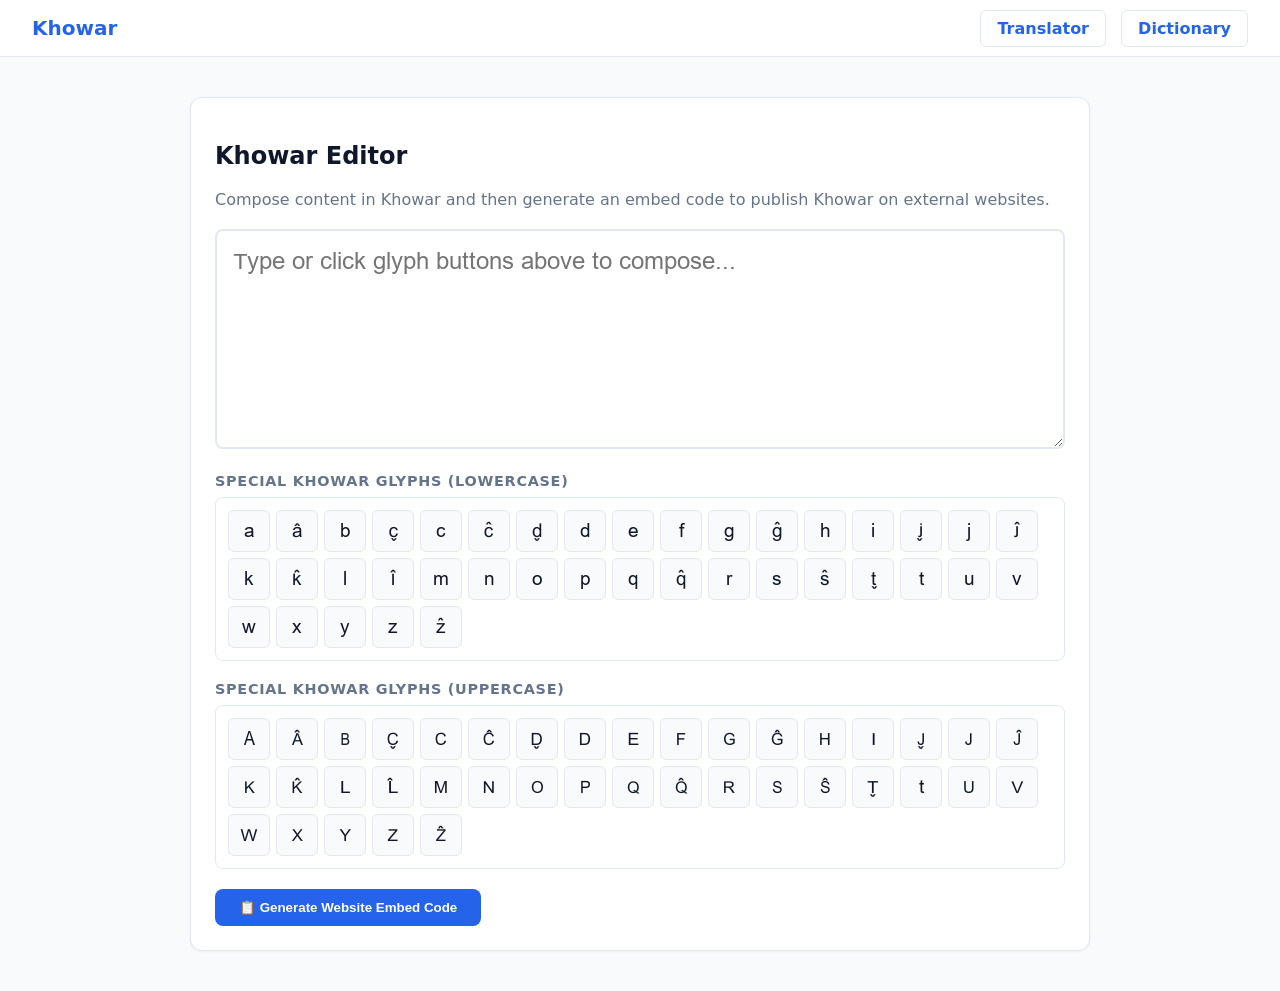
<file: editor.html>
<!DOCTYPE html>
<html lang="en">
<head>
    <meta charset="UTF-8">
    <meta name="viewport" content="width=device-width, initial-scale=1.0">

    <!-- Primary Meta Tags -->
    <meta name="title" content="Khowar Web Editor & Content Publisher">
    <meta name="description" content="Compose authentic Khowar content using custom font glyphs, insert specialized PUA characters, and generate embed codes for external websites.">
    <meta name="keywords" content="Khowar, Chitral, Khowar editor, Khowar font, Khowar glyphs, custom font publisher">
    <meta name="author" content="Open Khowar Project">
    <meta name="robots" content="index, follow">

    <link rel="stylesheet" href="css/style.css">
    <style>
        .editor-wrapper {
            max-width: 900px;
            margin: 40px auto;
            padding: 0 20px;
        }

        .toolbar-group {
            margin-bottom: 20px;
        }

        .toolbar-title {
            font-size: 0.9rem;
            font-weight: 600;
            color: var(--text-muted);
            margin-bottom: 8px;
            text-transform: uppercase;
            letter-spacing: 0.05em;
        }

        .glyph-toolbar {
            display: flex;
            flex-wrap: wrap;
            gap: 6px;
            background: var(--card-bg);
            border: 1px solid var(--border);
            padding: 12px;
            border-radius: 8px;
        }

        .glyph-btn {
            background: var(--bg-color);
            color: var(--text-main);
            border: 1px solid var(--border);
            min-width: 42px;
            height: 42px;
            font-size: 1.2rem;
            cursor: pointer;
            border-radius: 6px;
            transition: all 0.2s ease;
            display: flex;
            align-items: center;
            justify-content: center;
        }

        .glyph-btn:hover {
            background: var(--accent);
            color: white;
            border-color: var(--accent);
            transform: translateY(-2px);
        }

        textarea {
            width: 100%;
            height: 220px;
            background: var(--card-bg);
            color: var(--text-main);
            font-size: 1.5rem;
            padding: 16px;
            border: 2px solid var(--border);
            border-radius: 8px;
            resize: vertical;
            box-sizing: border-box;
            outline: none;
            transition: border-color 0.2s;
            margin-bottom: 20px;
        }

        textarea:focus {
            border-color: var(--accent);
        }

        .output-box {
            background: var(--card-bg);
            border: 1px solid var(--border);
            padding: 20px;
            border-radius: 8px;
            font-family: monospace;
            font-size: 0.9rem;
            color: #38bdf8;
            white-space: pre-wrap;
            word-break: break-all;
            margin-top: 15px;
            display: none;
        }

        .output-title {
            font-weight: 600;
            margin-top: 25px;
            display: none;
            color: var(--text-main);
        }
    </style>
</head>
<body>

<header>
    <div class="brand">Khowar</div>
    <nav>
        <a href="index.html" style="color: var(--accent); text-decoration: none; font-weight: 600; padding: 0.5rem 1rem; border: 1px solid var(--border); border-radius: 6px; background: var(--card-bg);">Translator</a>
        <a href="dictionary.html" style="color: var(--accent); text-decoration: none; font-weight: 600; padding: 0.5rem 1rem; border: 1px solid var(--border); border-radius: 6px; background: var(--card-bg); margin-left: 10px;">Dictionary</a>
    </nav>
</header>

<div class="editor-wrapper">
    <div class="card">
        <h2>Khowar Editor</h2>
        <p style="color: var(--text-muted); margin-bottom: 20px;">Compose content in Khowar and then generate an embed code to publish Khowar on external websites.</p>

        <!-- Writing Area -->
        <textarea id="editorInput" class="khowar-font" placeholder="Type or click glyph buttons above to compose..."></textarea>

        <!-- Dynamic Glyph Toolbars (Powered by glyphs.js) -->
        <div class="toolbar-group">
            <div class="toolbar-title">Special Khowar Glyphs (Lowercase)</div>
            <div class="glyph-toolbar" id="editorLowercaseToolbar"></div>
        </div>

        <div class="toolbar-group">
            <div class="toolbar-title">Special Khowar Glyphs (Uppercase)</div>
            <div class="glyph-toolbar" id="editorUppercaseToolbar"></div>
        </div>

        <button onclick="generateEmbedCode()" class="glyph-card" style="width: auto; padding: 0.7rem 1.5rem; background: var(--accent); color: white; border: none; font-weight: 600; cursor: pointer;">
            📋 Generate Website Embed Code
        </button>

        <div class="output-title" id="outputTitle">Ready-to-use HTML Embed Snippet:</div>
        <div class="output-box" id="embedOutput"></div>
    </div>
</div>

<!-- Character Maps & Script Definition -->
<script src="js/glyphs.js"></script>
<script src="js/script.js"></script>
<script src="js/formatter.js"></script>
<script>
    document.addEventListener("DOMContentLoaded", () => {
    // Helper function to resolve a token (e.g. "[ch]" or "a") to its output character/glyph
    function resolveGlyphChar(token, isUpper = false) {
        if (typeof khowarGlyphs !== "undefined") {
            const map = isUpper ? khowarGlyphs.uppercase : khowarGlyphs.lowercase;
            if (map && map[token]) {
                return map[token]; // Returns PUA character like '\uE001'
            }
        }
        return token; // Returns standard character like 'a'
    }

    // Populate Full Lowercase Alphabet Toolbar
    const lowerContainer = document.getElementById("editorLowercaseToolbar");
    if (lowerContainer && typeof khowarScript !== "undefined" && khowarScript.lowercase) {
        lowerContainer.innerHTML = ""; // Clear existing toolbar buttons
        khowarScript.lowercase.forEach((token) => {
            const charToInsert = resolveGlyphChar(token, false);
            const btn = document.createElement("button");
            btn.className = "glyph-btn khowar-font";
            btn.textContent = charToInsert;
            btn.title = token; // Hover shows token representation (e.g., "[ch]", "a")
            btn.onclick = () => insertAtCursor(charToInsert);
            lowerContainer.appendChild(btn);
        });
    }

    // Populate Full Uppercase Alphabet Toolbar
    const upperContainer = document.getElementById("editorUppercaseToolbar");
    if (upperContainer && typeof khowarScript !== "undefined" && khowarScript.uppercase) {
        upperContainer.innerHTML = ""; // Clear existing toolbar buttons
        khowarScript.uppercase.forEach((token) => {
            const charToInsert = resolveGlyphChar(token, true);
            const btn = document.createElement("button");
            btn.className = "glyph-btn khowar-font";
            btn.textContent = charToInsert;
            btn.title = token; // Hover shows token representation (e.g., "[Ch]", "A")
            btn.onclick = () => insertAtCursor(charToInsert);
            upperContainer.appendChild(btn);
        });
    }
});

    function insertAtCursor(char) {
        const textarea = document.getElementById("editorInput");
        const start = textarea.selectionStart;
        const end = textarea.selectionEnd;
        const text = textarea.value;

        textarea.value = text.substring(0, start) + char + text.substring(end);
        textarea.focus();
        textarea.selectionStart = textarea.selectionEnd = start + char.length;
    }

    function generateEmbedCode() {
        const textValue = document.getElementById("editorInput").value;
        if (!textValue.trim()) {
            alert("Please enter some Khowar text before generating the embed code.");
            return;
        }

        const currentDomain = window.location.origin + window.location.pathname.substring(0, window.location.pathname.lastIndexOf('/'));

        const embedSnippet = `<link rel="stylesheet" href="${currentDomain}/css/style.css">
        <div class="khowar-font" style="font-size: 1.5rem; line-height: 1.8;">
        ${textValue.replace(/\n/g, '<br>')}
        </div>`;

        const outputBox = document.getElementById("embedOutput");
        const outputTitle = document.getElementById("outputTitle");

        outputBox.textContent = embedSnippet;
        outputBox.style.display = "block";
        outputTitle.style.display = "block";

        navigator.clipboard.writeText(embedSnippet).then(() => {
            alert("Embed code generated and copied to clipboard successfully!");
        });
    }
</script>

</body>
</html>
</file>
<file: css/style.css>
@font-face {
    font-family: 'KhowarRegular';
    src: url('../fonts/Khowar-Regular.ttf') format('truetype');
    font-weight: normal;
    font-style: normal;
    font-display: swap;
}

:root {
    --bg-color: #f8fafc;
    --card-bg: #ffffff;
    --text-main: #0f172a;
    --text-muted: #64748b;
    --accent: #2563eb;
    --border: #e2e8f0;
}

body {
    font-family: system-ui, -apple-system, BlinkMacSystemFont, 'Segoe UI', Roboto, sans-serif;
    background-color: var(--bg-color);
    color: var(--text-main);
    margin: 0;
    padding: 0;
}

.khowar-font {
    font-family: 'KhowarRegular', sans-serif;
}

header {
    background-color: var(--card-bg);
    border-bottom: 1px solid var(--border);
    padding: 1rem 2rem;
    display: flex;
    justify-content: space-between;
    align-items: center;
}

.brand {
    font-size: 1.25rem;
    font-weight: 700;
    color: var(--accent);
}

.container {
    max-width: 1000px;
    margin: 2rem auto;
    padding: 0 1rem;
}

.card {
    background: var(--card-bg);
    border: 1px solid var(--border);
    border-radius: 12px;
    padding: 1.5rem;
    margin-bottom: 2rem;
    box-shadow: 0 1px 3px rgba(0,0,0,0.05);
}

.search-controls {
    display: grid;
    grid-template-columns: 1fr auto;
    gap: 1rem;
    margin-bottom: 1rem;
}

#searchInput {
    font-family: 'KhowarRegular', system-ui, -apple-system, sans-serif;
    font-size: 1.2rem;
    width: 100%;
    padding: 0.75rem 1rem;
    border: 1px solid var(--border);
    border-radius: 8px;
    box-sizing: border-box;
}

select {
    width: 100%;
    padding: 0.75rem 1rem;
    border: 1px solid var(--border);
    border-radius: 8px;
    font-size: 1rem;
    box-sizing: border-box;
}

.result-box {
    background-color: var(--bg-color);
    border: 1px dashed var(--border);
    border-radius: 8px;
    padding: 1.5rem;
    min-height: 60px;
    font-size: 1.5rem;
    display: flex;
    align-items: center;
}

.grid {
    display: grid;
    grid-template-columns: repeat(auto-fill, minmax(130px, 1fr));
    gap: 1rem;
}

.glyph-card {
    background: var(--card-bg);
    border: 1px solid var(--border);
    border-radius: 8px;
    padding: 1rem;
    text-align: center;
    cursor: pointer;
    transition: transform 0.1s, border-color 0.1s;
    position: relative;
}

.glyph-card:hover {
    border-color: var(--accent);
    transform: translateY(-2px);
}

.glyph-char {
    font-size: 2.2rem;
    margin-bottom: 0.25rem;
}

.glyph-code {
    font-size: 0.75rem;
    color: var(--text-muted);
    font-family: monospace;
}

.token-label {
    font-size: 0.8rem;
    color: var(--accent);
    font-weight: bold;
}

.voice-icon {
    position: absolute;
    top: 6px;
    right: 8px;
    font-size: 0.85rem;
    opacity: 0.6;
    transition: opacity 0.15s, transform 0.15s;
}

.glyph-card:hover .voice-icon {
    opacity: 1;
    transform: scale(1.15);
}

.section-title {
    margin-top: 0;
    margin-bottom: 1rem;
    font-size: 1.1rem;
    color: var(--text-main);
    border-bottom: 2px solid var(--border);
    padding: 0.5rem 0;
}

.listen-btn {
    margin-top: 10px;
    width: auto;
    padding: 0.5rem 1rem;
}
</file>
